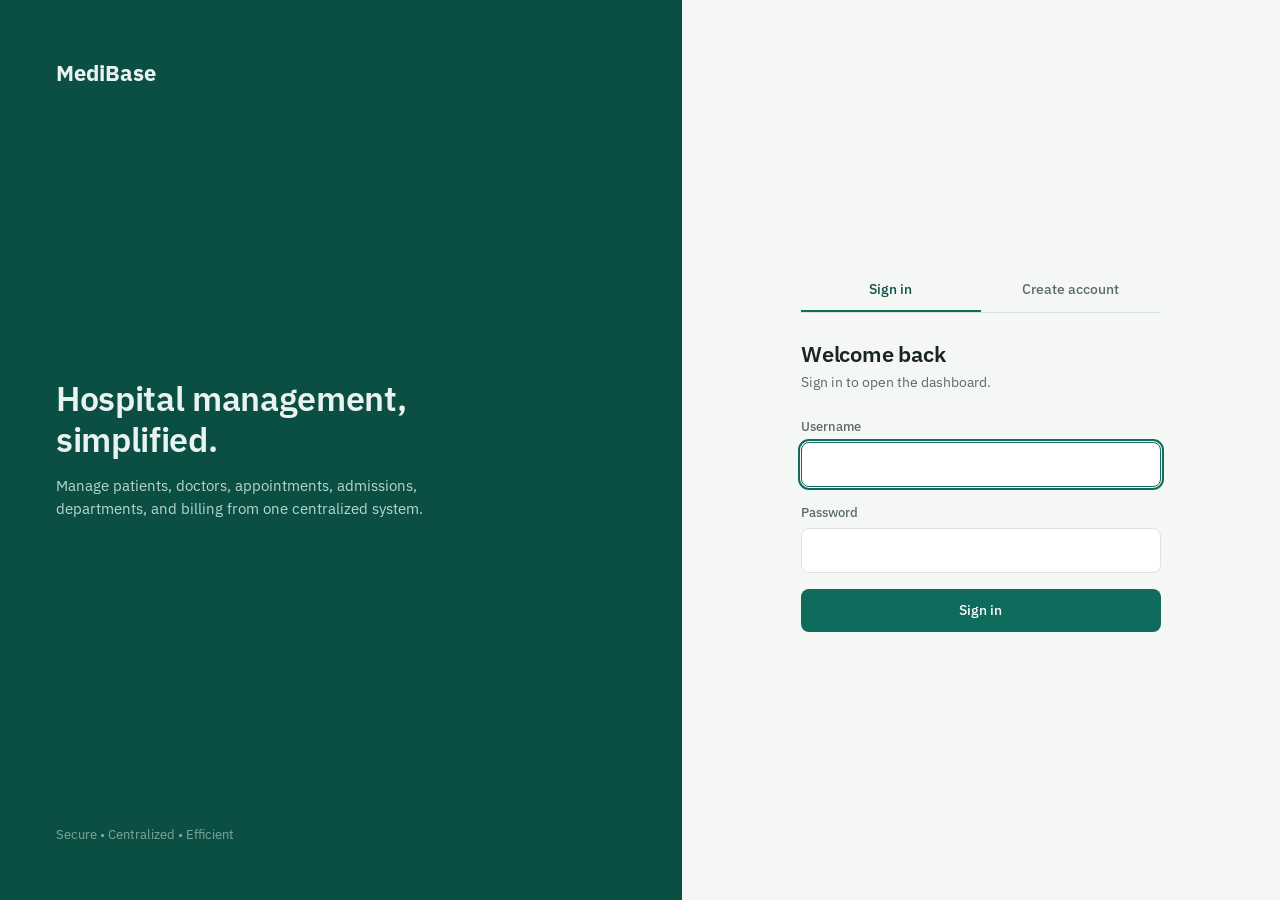
<file: index.html>
<!doctype html>
<html lang="en">
<head>
<meta charset="utf-8">
<meta name="viewport" content="width=device-width, initial-scale=1">
<title>MediBase — Sign in</title>
<link rel="stylesheet" href="css/style.css">
</head>
<body>
<div class="auth-shell">
  <div class="auth-side">
    <div class="mark">MediBase</div>
    <div class="pitch">
      <h1>Hospital management, simplified.</h1>
      <p>Manage patients, doctors, appointments, admissions, departments, and billing from one centralized system.</p>
    </div>
    <div class="foot">Secure • Centralized • Efficient</div>
  </div>
  <div class="auth-form-wrap">
    <div class="auth-card">
      <div class="tabs">
        <div class="tab active" id="tabLogin">Sign in</div>
        <div class="tab" id="tabSignup">Create account</div>
      </div>

      <div id="msg"></div>

      <form id="loginForm">
        <h2>Welcome back</h2>
        <div class="sub">Sign in to open the dashboard.</div>
        <div class="field"><label>Username</label><input class="input" name="username" required autofocus></div>
        <div class="field"><label>Password</label><input class="input" name="password" type="password" required></div>
        <button class="btn btn-primary btn-block" type="submit">Sign in</button>
      </form>

      <form id="signupForm" class="hidden">
        <h2>Create an account</h2>
        <div class="sub">You'll be signed in automatically after this.</div>
        <div class="field"><label>Username</label><input class="input" name="username" required></div>
        <div class="field"><label>Password</label><input class="input" name="password" type="password" required></div>
        <button class="btn btn-primary btn-block" type="submit">Create account</button>
      </form>
    </div>
  </div>
</div>

<script src="js/api.js"></script>
<script>
// If already logged in, skip straight to the dashboard.
if (getToken()) window.location.href = "dashboard.html";

const tabLogin = document.getElementById("tabLogin");
const tabSignup = document.getElementById("tabSignup");
const loginForm = document.getElementById("loginForm");
const signupForm = document.getElementById("signupForm");
const msg = document.getElementById("msg");

function showTab(which) {
  msg.innerHTML = "";
  const isLogin = which === "login";
  tabLogin.classList.toggle("active", isLogin);
  tabSignup.classList.toggle("active", !isLogin);
  loginForm.classList.toggle("hidden", !isLogin);
  signupForm.classList.toggle("hidden", isLogin);
}
tabLogin.onclick = () => showTab("login");
tabSignup.onclick = () => showTab("signup");

function setMsg(text, isError) {
  msg.innerHTML = `<div class="form-msg ${isError ? "error" : "ok"}">${text}</div>`;
}

loginForm.addEventListener("submit", async (e) => {
  e.preventDefault();
  const fd = new FormData(loginForm);
  const form = new URLSearchParams();
  form.append("username", fd.get("username"));
  form.append("password", fd.get("password"));
  try {
    const data = await apiFetch("/login", { method: "POST", body: form, form: true });
    setToken(data.access_token);
    window.location.href = "dashboard.html";
  } catch (err) {
    setMsg(err.message || "Incorrect username or password.", true);
  }
});

signupForm.addEventListener("submit", async (e) => {
  e.preventDefault();
  const fd = new FormData(signupForm);
  const username = fd.get("username"), password = fd.get("password");
  try {
    await apiFetch("/signup", { method: "POST", body: { username, password } });
    // Auto login right after signup.
    const form = new URLSearchParams();
    form.append("username", username);
    form.append("password", password);
    const data = await apiFetch("/login", { method: "POST", body: form, form: true });
    setToken(data.access_token);
    window.location.href = "dashboard.html";
  } catch (err) {
    setMsg(err.message || "Could not create account.", true);
  }
});
</script>
</body>
</html>
</file>
<file: css/style.css>
@import url('https://fonts.googleapis.com/css2?family=IBM+Plex+Sans:wght@400;500;600;700&display=swap');

:root{
  --bg:#F5F7F5; --surface:#FFFFFF; --text:#182524; --muted:#5C6B68;
  --border:#DCE3DF; --accent:#0F6B5C; --accent-dark:#0B4F44; --accent-tint:#E4F0EC;
  --warn:#B5540B; --warn-tint:#FBEEE2; --danger:#B3261E; --danger-tint:#FBEAE9;
  --good:#1E7A46; --good-tint:#E6F3EA; --info:#2A5C8A; --info-tint:#E7EFF6;
  --radius:8px; --shadow:0 1px 2px rgba(24,37,36,.06);
}
*{box-sizing:border-box}
body{margin:0;font-family:'IBM Plex Sans',-apple-system,sans-serif;background:var(--bg);color:var(--text);font-size:15px;line-height:1.5}
a{color:var(--accent)}
h1,h2,h3{margin:0 0 4px;font-weight:600;letter-spacing:-.01em}
.hidden{display:none!important}

/* ---- Auth page ---- */
.auth-shell{min-height:100vh;display:flex}
.auth-side{flex:1.1;background:var(--accent-dark);color:#EAF3F0;padding:56px;display:flex;flex-direction:column;justify-content:space-between}
.auth-side .mark{font-size:22px;font-weight:700}
.auth-side .pitch h1{font-size:34px;font-weight:600;max-width:420px;line-height:1.2}
.auth-side .pitch p{color:#B9D6CC;max-width:380px}
.auth-side .foot{color:#7FA79B;font-size:13px}
.auth-form-wrap{flex:1;display:flex;align-items:center;justify-content:center;padding:40px}
.auth-card{width:100%;max-width:360px}
.auth-card h2{font-size:22px;margin-bottom:2px}
.auth-card .sub{color:var(--muted);margin-bottom:24px;font-size:14px}
.tabs{display:flex;border-bottom:1px solid var(--border);margin-bottom:24px}
.tab{flex:1;text-align:center;padding:10px 0;color:var(--muted);cursor:pointer;border-bottom:2px solid transparent;font-weight:500;font-size:14px}
.tab.active{color:var(--accent-dark);border-color:var(--accent)}
@media (max-width:820px){.auth-side{display:none}}

/* ---- Form elements ---- */
.field{margin-bottom:16px}
.field label{display:block;font-size:13px;font-weight:500;color:var(--muted);margin-bottom:6px}
.input,select.input,textarea.input{width:100%;padding:10px 12px;border:1px solid var(--border);border-radius:var(--radius);font:inherit;background:var(--surface);color:var(--text)}
.input:focus{outline:2px solid var(--accent);outline-offset:1px;border-color:var(--accent)}
.btn{display:inline-flex;align-items:center;justify-content:center;gap:6px;padding:10px 16px;border-radius:var(--radius);border:1px solid transparent;font:inherit;font-weight:500;cursor:pointer;font-size:14px}
.btn-primary{background:var(--accent);color:#fff}
.btn-primary:hover{background:var(--accent-dark)}
.btn-block{width:100%}
.btn-ghost{background:transparent;border-color:var(--border);color:var(--text)}
.btn-ghost:hover{background:var(--accent-tint)}
.btn-danger-ghost{background:transparent;border-color:var(--danger);color:var(--danger)}
.form-msg{font-size:13px;padding:10px 12px;border-radius:var(--radius);margin-bottom:16px}
.form-msg.error{background:var(--danger-tint);color:var(--danger)}
.form-msg.ok{background:var(--good-tint);color:var(--good)}

/* ---- App shell ---- */
.app-shell{display:flex;min-height:100vh}
.sidebar{width:230px;flex-shrink:0;background:var(--accent-dark);color:#DCEEE8;display:flex;flex-direction:column;padding:20px 0}
.sidebar .brand{padding:0 20px 20px;font-weight:700;font-size:17px;color:#fff;border-bottom:1px solid rgba(255,255,255,.12);margin-bottom:12px}
.nav-link{display:block;padding:10px 20px;color:#B9D6CC;text-decoration:none;font-size:14px;border-left:3px solid transparent}
.nav-link:hover{background:rgba(255,255,255,.06);color:#fff}
.nav-link.active{background:rgba(255,255,255,.09);color:#fff;border-left-color:#5FCBAE}
.sidebar .spacer{flex:1}
.sidebar .logout{margin:0 20px;padding:10px 0;color:#E7B7A8;background:none;border:none;font:inherit;text-align:left;cursor:pointer;font-size:14px;border-top:1px solid rgba(255,255,255,.12)}
.main{flex:1;min-width:0}
.topbar{height:60px;background:var(--surface);border-bottom:1px solid var(--border);display:flex;align-items:center;justify-content:space-between;padding:0 28px}
.topbar .who{font-size:14px;color:var(--muted)}
.topbar .who strong{color:var(--text)}
.content{padding:28px;max-width:1180px}
.page-head{display:flex;justify-content:space-between;align-items:flex-end;margin-bottom:20px;gap:12px;flex-wrap:wrap}
.page-head p{color:var(--muted);margin:2px 0 0;font-size:14px}

/* ---- Cards / stats ---- */
.stat-grid{display:grid;grid-template-columns:repeat(auto-fit,minmax(180px,1fr));gap:14px;margin-bottom:28px}
.stat-card{background:var(--surface);border:1px solid var(--border);border-radius:var(--radius);padding:16px 18px;box-shadow:var(--shadow)}
.stat-card .num{font-size:26px;font-weight:700;color:var(--accent-dark)}
.stat-card .label{color:var(--muted);font-size:13px;margin-top:2px}
.card{background:var(--surface);border:1px solid var(--border);border-radius:var(--radius);box-shadow:var(--shadow)}

/* ---- Tables ---- */
.table-wrap{overflow-x:auto;border:1px solid var(--border);border-radius:var(--radius);background:var(--surface)}
table{width:100%;border-collapse:collapse;font-size:14px;min-width:560px}
thead th{text-align:left;padding:11px 16px;background:var(--accent-tint);color:var(--accent-dark);font-weight:600;font-size:13px;white-space:nowrap}
tbody td{padding:11px 16px;border-top:1px solid var(--border)}
tbody tr:hover{background:#FAFBFA}
.row-actions{display:flex;gap:8px}
.row-actions button{background:none;border:none;color:var(--accent);cursor:pointer;font:inherit;font-size:13px;padding:0}
.row-actions button.del{color:var(--danger)}
.empty-state{padding:48px 16px;text-align:center;color:var(--muted)}

/* ---- Badges ---- */
.badge{display:inline-block;padding:3px 10px;border-radius:100px;font-size:12px;font-weight:500}
.badge.scheduled,.badge.available{background:var(--info-tint);color:var(--info)}
.badge.completed,.badge.paid,.badge.discharged{background:var(--good-tint);color:var(--good)}
.badge.cancelled,.badge.unpaid{background:var(--danger-tint);color:var(--danger)}
.badge.partial,.badge.occupied,.badge.admitted{background:var(--warn-tint);color:var(--warn)}

/* ---- Modal ---- */
.overlay{position:fixed;inset:0;background:rgba(24,37,36,.4);display:flex;align-items:center;justify-content:center;padding:20px;z-index:50}
.modal{background:var(--surface);border-radius:var(--radius);width:100%;max-width:480px;max-height:90vh;overflow-y:auto;padding:24px}
.modal h3{margin-bottom:18px}
.modal-actions{display:flex;justify-content:flex-end;gap:10px;margin-top:20px}
.grid-2{display:grid;grid-template-columns:1fr 1fr;gap:0 14px}
@media (max-width:520px){.grid-2{grid-template-columns:1fr}}
</file>
